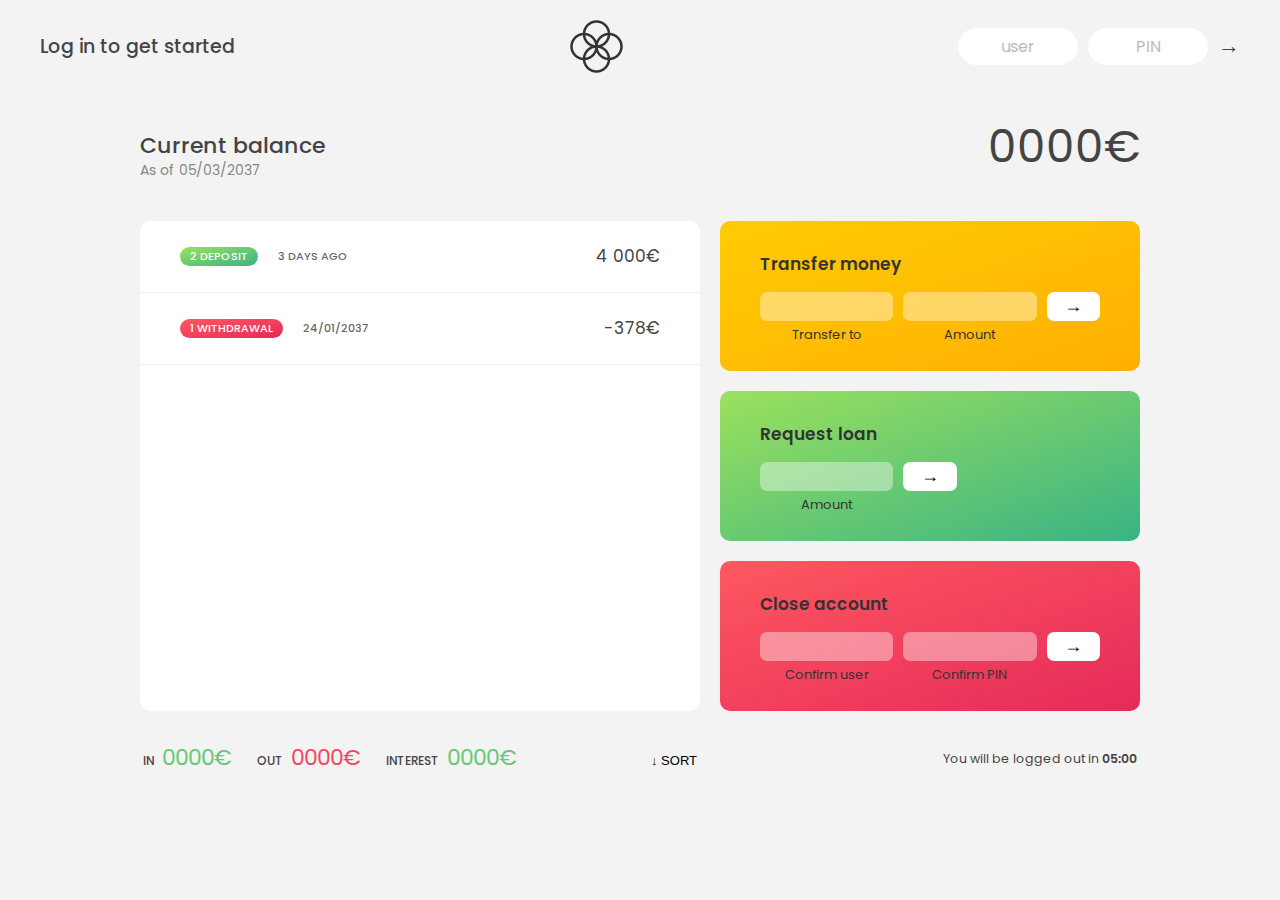
<file: Bankist app/index.html>
<!DOCTYPE html>
<html lang="en">
  <head>
    <meta charset="UTF-8" />
    <meta name="viewport" content="width=device-width, initial-scale=1.0" />
    <meta http-equiv="X-UA-Compatible" content="ie=edge" />
    <link rel="shortcut icon" type="image/png" href="/icon.png" />

    <link
      href="https://fonts.googleapis.com/css?family=Poppins:400,500,600&display=swap"
      rel="stylesheet"
    />

    <link rel="stylesheet" href="style.css" />
    <title>Bankist</title>
  </head>
  <body>
    <!-- TOP NAVIGATION -->
    <nav>
      <p class="welcome">Log in to get started</p>
      <img src="logo.png" alt="Logo" class="logo" />
      <form class="login">
        <input
          type="text"
          placeholder="user"
          class="login__input login__input--user"
        />
        <!-- In practice, use type="password" -->
        <input
          type="text"
          placeholder="PIN"
          maxlength="4"
          class="login__input login__input--pin"
        />
        <button class="login__btn">&rarr;</button>
      </form>
    </nav>

    <main class="app">
      <!-- BALANCE -->
      <div class="balance">
        <div>
          <p class="balance__label">Current balance</p>
          <p class="balance__date">
            As of <span class="date">05/03/2037</span>
          </p>
        </div>
        <p class="balance__value">0000€</p>
      </div>

      <!-- MOVEMENTS -->
      <div class="movements">
        <div class="movements__row">
          <div class="movements__type movements__type--deposit">2 deposit</div>
          <div class="movements__date">3 days ago</div>
          <div class="movements__value">4 000€</div>
        </div>
        <div class="movements__row">
          <div class="movements__type movements__type--withdrawal">
            1 withdrawal
          </div>
          <div class="movements__date">24/01/2037</div>
          <div class="movements__value">-378€</div>
        </div>
      </div>

      <!-- SUMMARY -->
      <div class="summary">
        <p class="summary__label">In</p>
        <p class="summary__value summary__value--in">0000€</p>
        <p class="summary__label">Out</p>
        <p class="summary__value summary__value--out">0000€</p>
        <p class="summary__label">Interest</p>
        <p class="summary__value summary__value--interest">0000€</p>
        <button class="btn--sort">&downarrow; SORT</button>
      </div>

      <!-- OPERATION: TRANSFERS -->
      <div class="operation operation--transfer">
        <h2>Transfer money</h2>
        <form class="form form--transfer">
          <input type="text" class="form__input form__input--to" />
          <input type="number" class="form__input form__input--amount" />
          <button class="form__btn form__btn--transfer">&rarr;</button>
          <label class="form__label">Transfer to</label>
          <label class="form__label">Amount</label>
        </form>
      </div>

      <!-- OPERATION: LOAN -->
      <div class="operation operation--loan">
        <h2>Request loan</h2>
        <form class="form form--loan">
          <input type="number" class="form__input form__input--loan-amount" />
          <button class="form__btn form__btn--loan">&rarr;</button>
          <label class="form__label form__label--loan">Amount</label>
        </form>
      </div>

      <!-- OPERATION: CLOSE -->
      <div class="operation operation--close">
        <h2>Close account</h2>
        <form class="form form--close">
          <input type="text" class="form__input form__input--user" />
          <input
            type="password"
            maxlength="6"
            class="form__input form__input--pin"
          />
          <button class="form__btn form__btn--close">&rarr;</button>
          <label class="form__label">Confirm user</label>
          <label class="form__label">Confirm PIN</label>
        </form>
      </div>

      <!-- LOGOUT TIMER -->
      <p class="logout-timer">
        You will be logged out in <span class="timer">05:00</span>
      </p>
    </main>

    <!-- &copy; by Jonas Schmedtmann.  -->

    <script src="script.js"></script>
  </body>
</html>
</file>
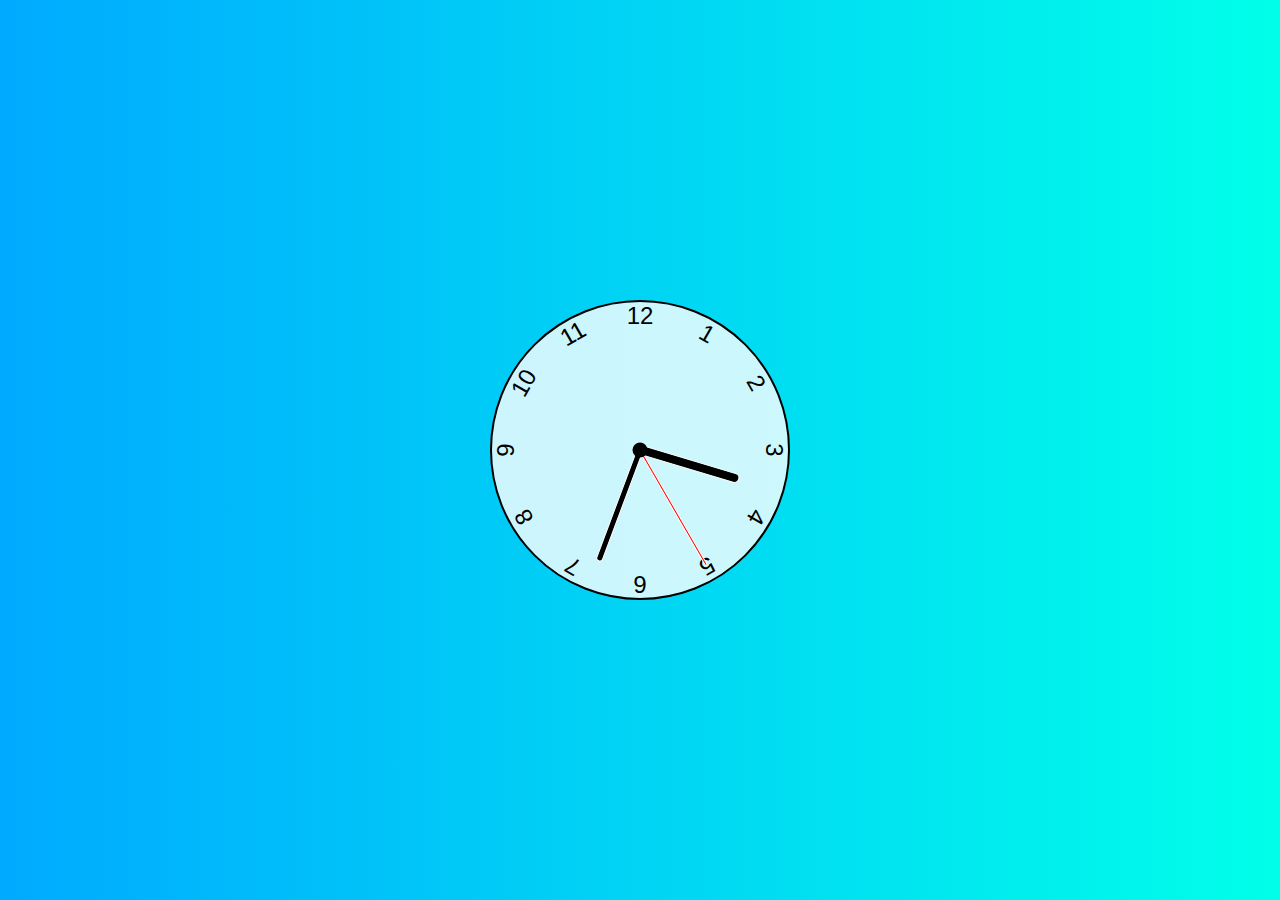
<file: Clock/index.html>
<!DOCTYPE html>
<html lang="en">
<head>
    <meta charset="UTF-8">
    <meta http-equiv="X-UA-Compatible" content="IE=edge">
    <meta name="viewport" content="width=device-width, initial-scale=1.0">
    <link rel="stylesheet" href="style.css">
    <script src="script.js" defer></script>
    <title>Clock</title>
</head>
<body>
    <div class="clock">
        <div class="hand hour" data-hour-hand></div>
        <div class="hand minute" data-minute-hand></div>
        <div class="hand second" data-second-hand></div>
        <div class="number number1">1</div>
        <div class="number number2">2</div>
        <div class="number number3">3</div>
        <div class="number number4">4</div>
        <div class="number number5">5</div>
        <div class="number number6">6</div>
        <div class="number number7">7</div>
        <div class="number number8">8</div>
        <div class="number number9">9</div>
        <div class="number number10">10</div>
        <div class="number number11">11</div>
        <div class="number number12">12</div>
    </div>
</body>
</html>
</file>
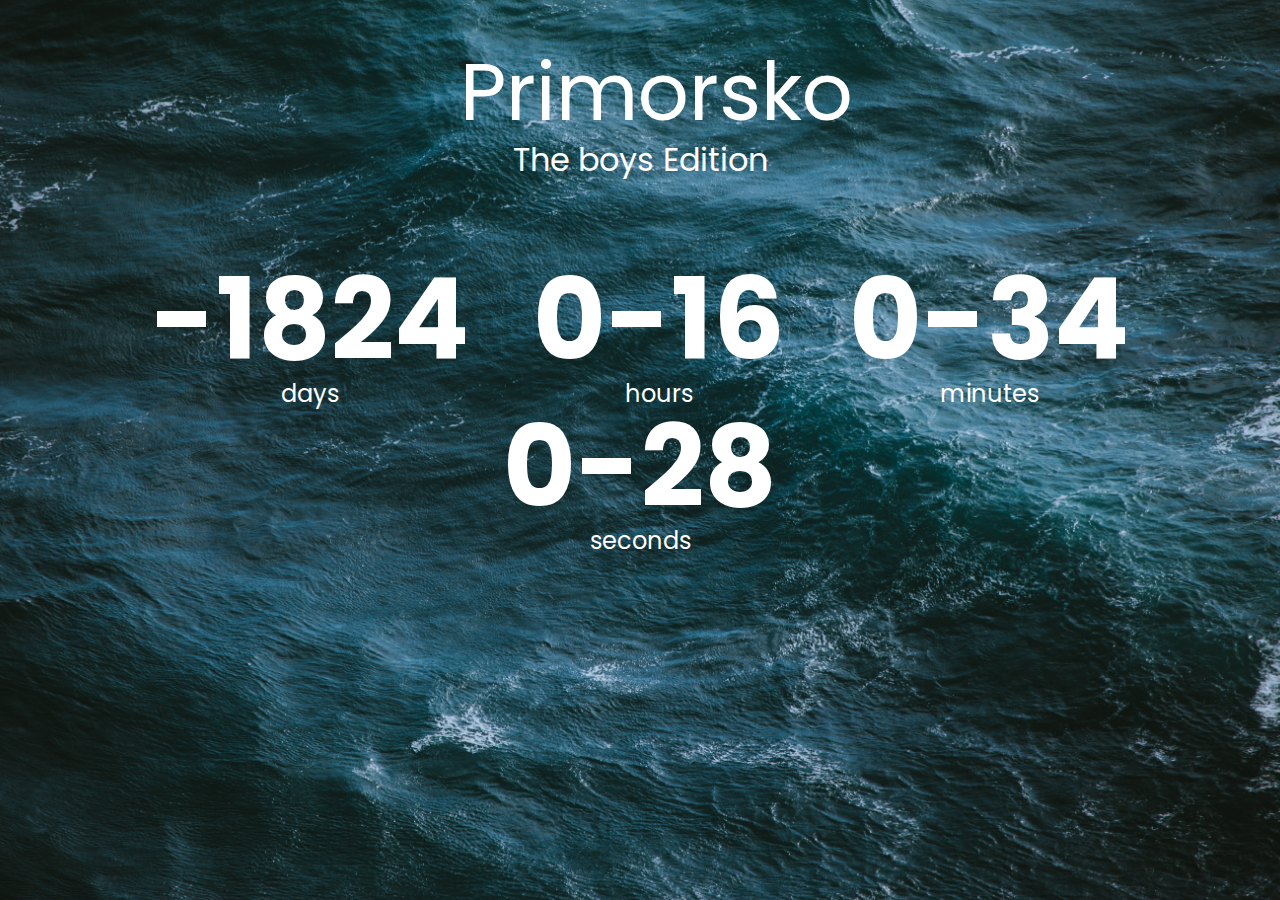
<file: Countdown/index.html>
<!DOCTYPE html>
<html lang="en">
<head>
    <meta charset="UTF-8">
    <meta http-equiv="X-UA-Compatible" content="IE=edge">
    <meta name="viewport" content="width=device-width, initial-scale=1.0">
    <link rel="stylesheet" href="style.css">
    <script src="script.js" defer></script>
    <title>Countdown Timer</title>
</head>
<body>
    <h1 class="tks1">Primorsko</h1>
    <h1 class="tks2">The boys Edition</h1>

    <div class="ctd-container">
        <div class="ctd-el days-c">
            <p class="big-text" id="days">0</p>
            <span>days</span>
        </div>

        <div class="ctd-el hours-c">
            <p class="big-text" id="hours">0</p>
            <span>hours</span>
        </div>

        <div class="ctd-el mins-c">
            <p class="big-text" id="mins">0</p>
            <span>minutes</span>
        </div>

        <div class="ctd-el seconds-c">
            <p class="big-text" id="seconds">0</p>
            <span>seconds</span>
        </div>


    </div>
</body>
</html>
</file>
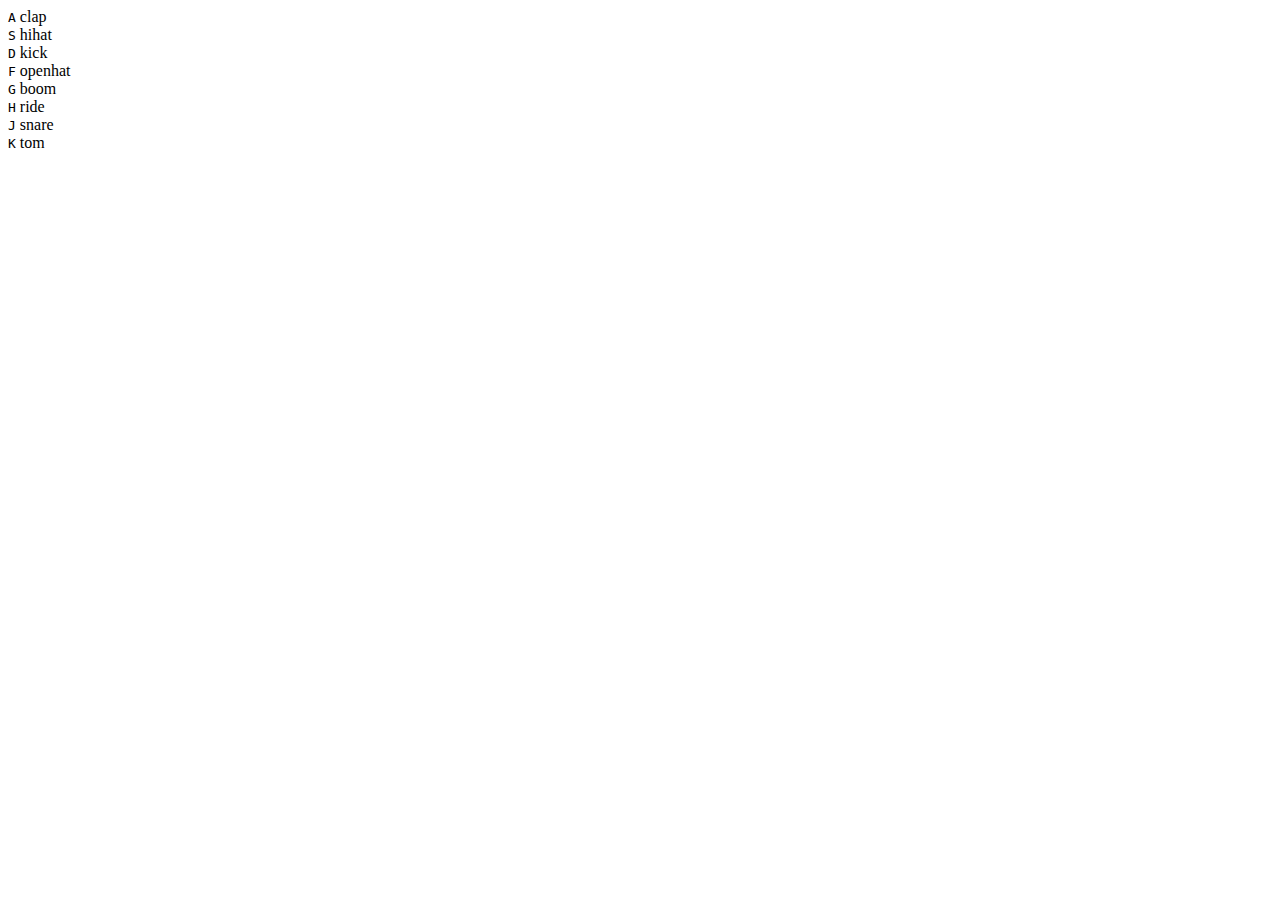
<file: Drum Kit/index.html>
<!DOCTYPE html>
<html lang="en">
<head>
    <meta charset="UTF-8">
    <meta http-equiv="X-UA-Compatible" content="IE=edge">
    <meta name="viewport" content="width=device-width, initial-scale=1.0">
    <script src="script.js" defer></script>

    <title>Drum Kit</title>
</head>
<body>
    
<div class="keys">
    <div data-key="65" class="key">
        <kbd>A</kbd>
        <span class="sound">clap</span>
    </div>
    <div data-key="83" class="key">
        <kbd>S</kbd>
        <span class="sound">hihat</span>
    </div>
    <div data-key="68" class="key">
        <kbd>D</kbd>
        <span class="sound">kick</span>
    </div>
    <div data-key="70" class="key">
        <kbd>F</kbd>
        <span class="sound">openhat</span>
    </div>
    <div data-key="71" class="key">
        <kbd>G</kbd>
        <span class="sound">boom</span>
    </div>
    <div data-key="72" class="key">
        <kbd>H</kbd>
        <span class="sound">ride</span>
    </div>
    <div data-key="74" class="key">
        <kbd>J</kbd>
        <span class="sound">snare</span>
    </div>
    <div data-key="75" class="key">
        <kbd>K</kbd>
        <span class="sound">tom</span>
    </div>
</div>

<audio data-key="65" src="sounds/clap.wav"></audio>
<audio data-key="83" src="sounds/hihat.mp3"></audio>
<audio data-key="68" src="sounds/kick.wav"></audio>
<audio data-key="70" src="sounds/open-hat.wav"></audio>
<audio data-key="71" src="sounds/boom.wav"></audio>
<audio data-key="72" src="sounds/ride.wav"></audio>
<audio data-key="74" src="sounds/snare.wav"></audio>
<audio data-key="75" src="sounds/tom.mp3"></audio>






</body>
</html>
</file>
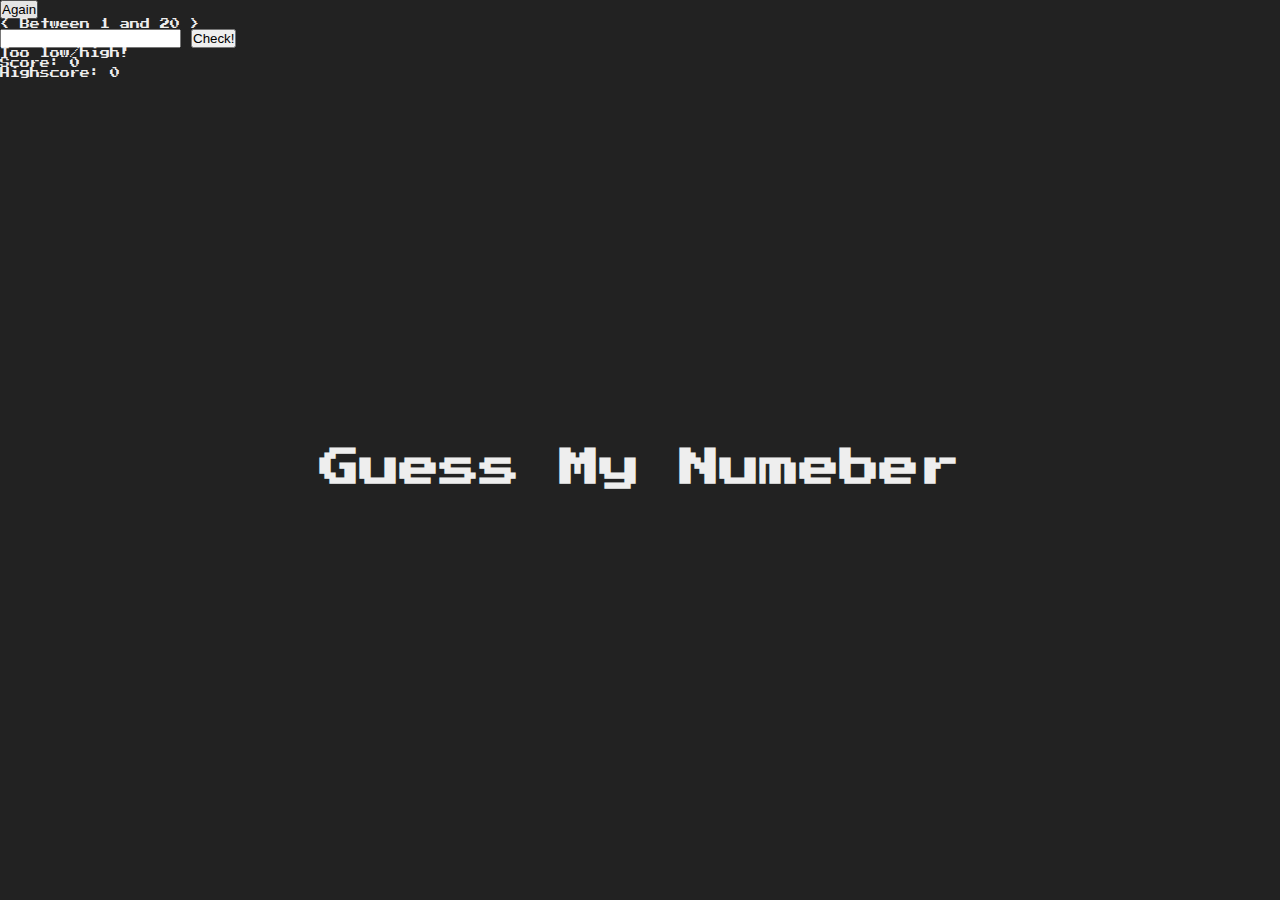
<file: Guess-my-number/index.html>
<!DOCTYPE html>
<html lang="en">
  <head>
    <meta charset="UTF-8" />
    <meta http-equiv="X-UA-Compatible" content="IE=edge" />
    <meta name="viewport" content="width=device-width, initial-scale=1.0" />

    <link rel="stylesheet" href="styles.css" />
    <script src="main.js" defer></script>

    <title>Gues My Number</title>
  </head>
  <body>
    <button>Again</button>
    <p>< Between 1 and 20 ></p>
    <h1>Guess My Numeber</h1>
    <div class="guesser">
      <input type="number" />
      <button>Check!</button>
    </div>
    <div class="answer">
      <p>Too low/high!</p>
      <p>Score: 0</p>
      <p>Highscore: 0</p>
    </div>
  </body>
</html>
</file>
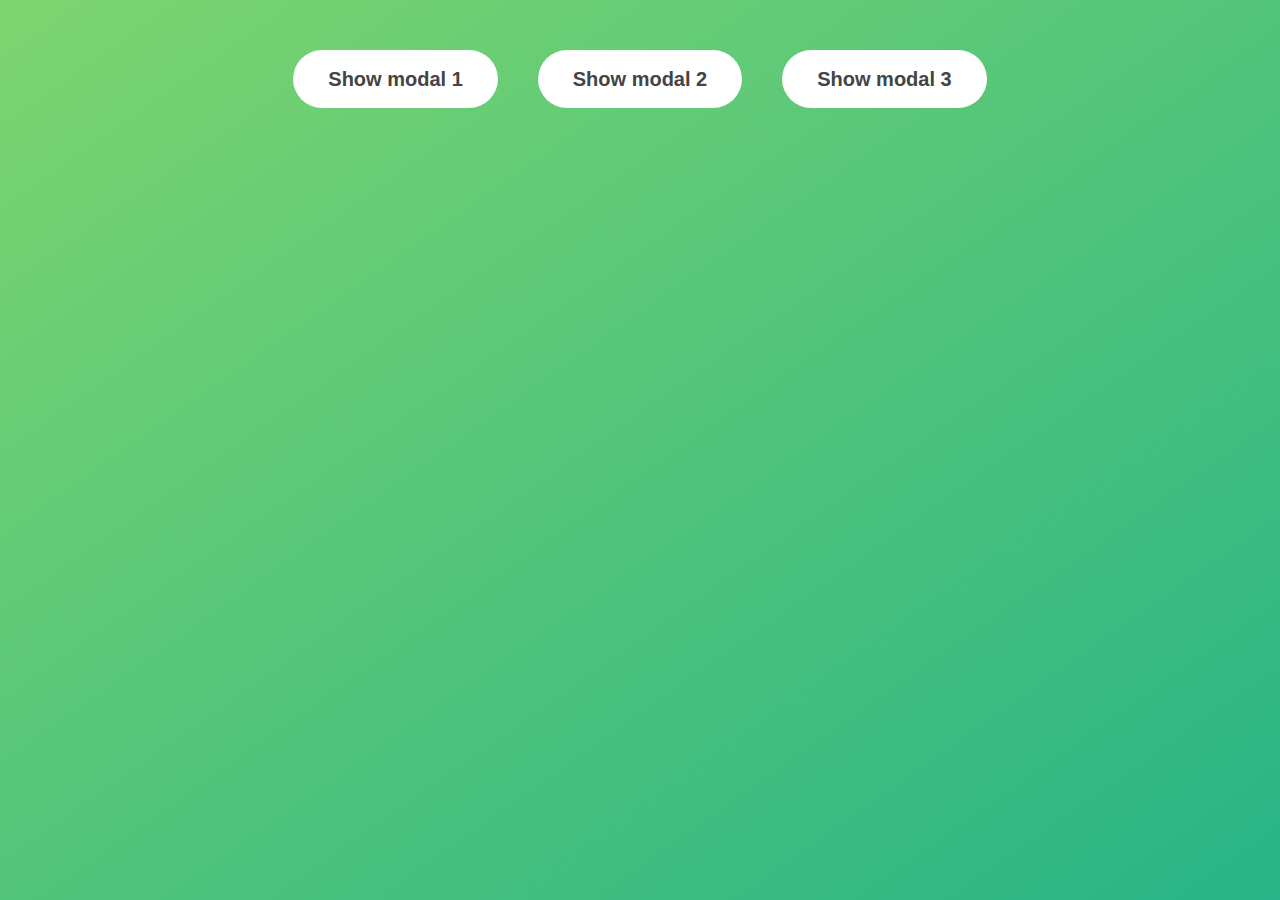
<file: Modal Window/index.html>
<!DOCTYPE html>
<html lang="en">
  <head>
    <meta charset="UTF-8" />
    <meta http-equiv="X-UA-Compatible" content="IE=edge" />
    <meta name="viewport" content="width=device-width, initial-scale=1.0" />

    <link rel="stylesheet" href="styles.css" />
    <script src="main.js" defer></script>

    <title>Modal Window</title>
  </head>
  <body>
    <button class="show-modal">Show modal 1</button>
    <button class="show-modal">Show modal 2</button>
    <button class="show-modal">Show modal 3</button>

    <div class="modal hidden">
      <button class="close-modal">&times;</button>
      <h1>I'm a modal window 😍</h1>
      <p>
        Lorem ipsum dolor sit amet, consectetur adipisicing elit, sed do eiusmod
        tempor incididunt ut labore et dolore magna aliqua. Ut enim ad minim
        veniam, quis nostrud exercitation ullamco laboris nisi ut aliquip ex ea
        commodo consequat. Duis aute irure dolor in reprehenderit in voluptate
        velit esse cillum dolore eu fugiat nulla pariatur. Excepteur sint
        occaecat cupidatat non proident, sunt in culpa qui officia deserunt
        mollit anim id est laborum.
      </p>
    </div>
    <div class="overlay hidden"></div>
  </body>
</html>
</file>
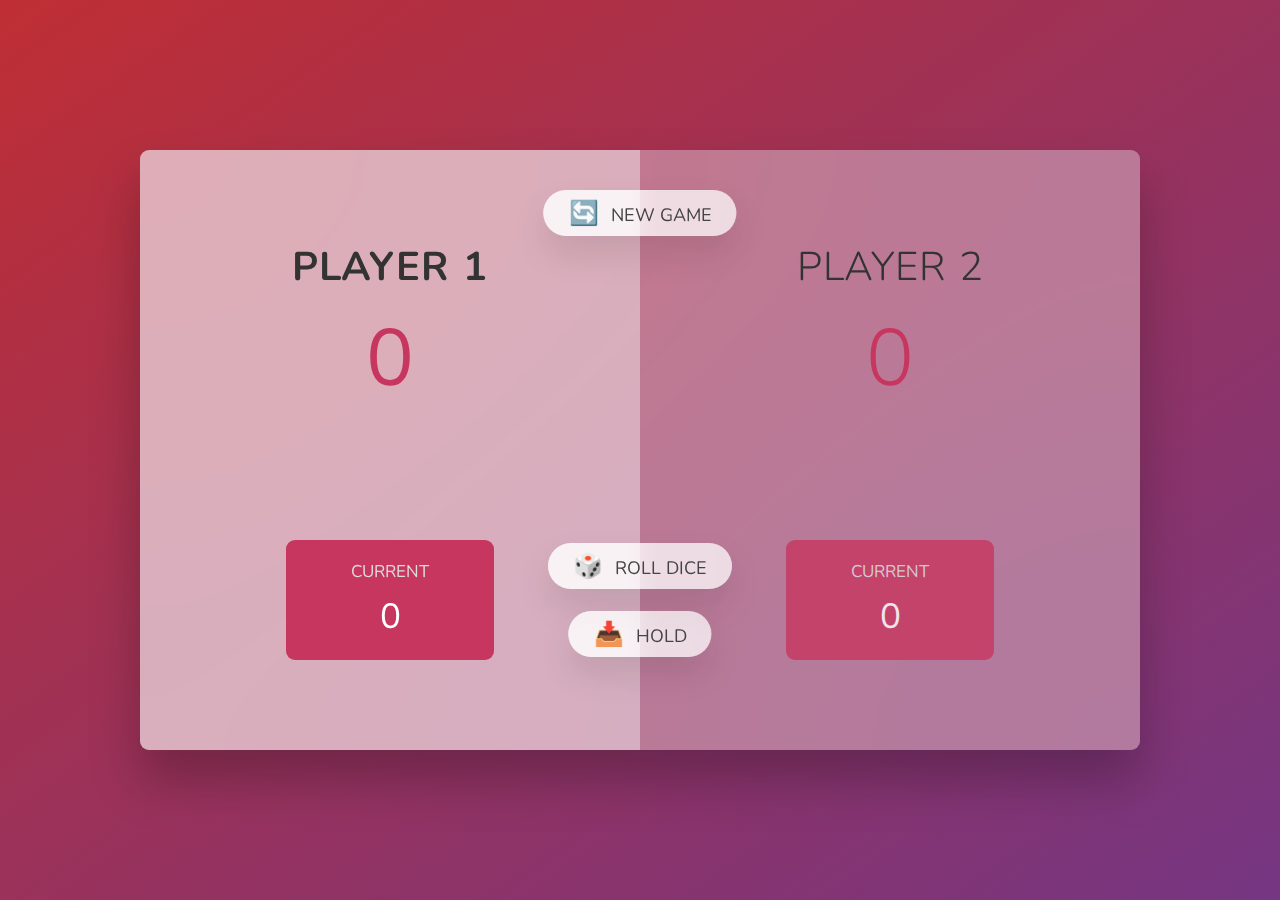
<file: Pig Game/index.html>
<!DOCTYPE html>
<html lang="en">
  <head>
    <meta charset="UTF-8" />
    <meta name="viewport" content="width=device-width, initial-scale=1.0" />
    <meta http-equiv="X-UA-Compatible" content="ie=edge" />

    <link rel="stylesheet" href="style.css" />
    <script src="main.js" defer></script>

    <title>Pig Game</title>
  </head>
  <body>
    <main>
      <section class="player player--0 player--active">
        <h2 class="name" id="name--0">Player 1</h2>
        <p class="score" id="score--0">43</p>
        <div class="current">
          <p class="current-label">Current</p>
          <p class="current-score" id="current--0">0</p>
        </div>
      </section>
      <section class="player player--1">
        <h2 class="name" id="name--1">Player 2</h2>
        <p class="score" id="score--1">24</p>
        <div class="current">
          <p class="current-label">Current</p>
          <p class="current-score" id="current--1">0</p>
        </div>
      </section>

      <img src="dice-5.png" alt="Playing dice" class="dice" />
      <button class="btn btn--new">🔄 New game</button>
      <button class="btn btn--roll">🎲 Roll dice</button>
      <button class="btn btn--hold">📥 Hold</button>
    </main>
  </body>
</html>
</file>
<file: Bankist app/style.css>
/*
 * Use this CSS to learn some intersting techniques,
 * in case you're wondering how I built the UI.
 * Have fun! 😁
 */

* {
  margin: 0;
  padding: 0;
  box-sizing: inherit;
}

html {
  font-size: 62.5%;
  box-sizing: border-box;
}

body {
  font-family: 'Poppins', sans-serif;
  color: #444;
  background-color: #f3f3f3;
  height: 100vh;
  padding: 2rem;
}

nav {
  display: flex;
  justify-content: space-between;
  align-items: center;
  padding: 0 2rem;
}

.welcome {
  font-size: 1.9rem;
  font-weight: 500;
}

.logo {
  height: 5.25rem;
}

.login {
  display: flex;
}

.login__input {
  border: none;
  padding: 0.5rem 2rem;
  font-size: 1.6rem;
  font-family: inherit;
  text-align: center;
  width: 12rem;
  border-radius: 10rem;
  margin-right: 1rem;
  color: inherit;
  border: 1px solid #fff;
  transition: all 0.3s;
}

.login__input:focus {
  outline: none;
  border: 1px solid #ccc;
}

.login__input::placeholder {
  color: #bbb;
}

.login__btn {
  border: none;
  background: none;
  font-size: 2.2rem;
  color: inherit;
  cursor: pointer;
  transition: all 0.3s;
}

.login__btn:hover,
.login__btn:focus,
.btn--sort:hover,
.btn--sort:focus {
  outline: none;
  color: #777;
}

/* MAIN */
.app {
  position: relative;
  max-width: 100rem;
  margin: 4rem auto;
  display: grid;
  grid-template-columns: 4fr 3fr;
  grid-template-rows: auto repeat(3, 15rem) auto;
  gap: 2rem;

  /* NOTE This creates the fade in/out anumation */
  /* opacity: 0; */
  transition: all 1s;
}

.balance {
  grid-column: 1 / span 2;
  display: flex;
  align-items: flex-end;
  justify-content: space-between;
  margin-bottom: 2rem;
}

.balance__label {
  font-size: 2.2rem;
  font-weight: 500;
  margin-bottom: -0.2rem;
}

.balance__date {
  font-size: 1.4rem;
  color: #888;
}

.balance__value {
  font-size: 4.5rem;
  font-weight: 400;
}

/* MOVEMENTS */
.movements {
  grid-row: 2 / span 3;
  background-color: #fff;
  border-radius: 1rem;
  overflow: scroll;
}

.movements__row {
  padding: 2.25rem 4rem;
  display: flex;
  align-items: center;
  border-bottom: 1px solid #eee;
}

.movements__type {
  font-size: 1.1rem;
  text-transform: uppercase;
  font-weight: 500;
  color: #fff;
  padding: 0.1rem 1rem;
  border-radius: 10rem;
  margin-right: 2rem;
}

.movements__date {
  font-size: 1.1rem;
  text-transform: uppercase;
  font-weight: 500;
  color: #666;
}

.movements__type--deposit {
  background-image: linear-gradient(to top left, #39b385, #9be15d);
}

.movements__type--withdrawal {
  background-image: linear-gradient(to top left, #e52a5a, #ff585f);
}

.movements__value {
  font-size: 1.7rem;
  margin-left: auto;
}

/* SUMMARY */
.summary {
  grid-row: 5 / 6;
  display: flex;
  align-items: baseline;
  padding: 0 0.3rem;
  margin-top: 1rem;
}

.summary__label {
  font-size: 1.2rem;
  font-weight: 500;
  text-transform: uppercase;
  margin-right: 0.8rem;
}

.summary__value {
  font-size: 2.2rem;
  margin-right: 2.5rem;
}

.summary__value--in,
.summary__value--interest {
  color: #66c873;
}

.summary__value--out {
  color: #f5465d;
}

.btn--sort {
  margin-left: auto;
  border: none;
  background: none;
  font-size: 1.3rem;
  font-weight: 500;
  cursor: pointer;
}

/* OPERATIONS */
.operation {
  border-radius: 1rem;
  padding: 3rem 4rem;
  color: #333;
}

.operation--transfer {
  background-image: linear-gradient(to top left, #ffb003, #ffcb03);
}

.operation--loan {
  background-image: linear-gradient(to top left, #39b385, #9be15d);
}

.operation--close {
  background-image: linear-gradient(to top left, #e52a5a, #ff585f);
}

h2 {
  margin-bottom: 1.5rem;
  font-size: 1.7rem;
  font-weight: 600;
  color: #333;
}

.form {
  display: grid;
  grid-template-columns: 2.5fr 2.5fr 1fr;
  grid-template-rows: auto auto;
  gap: 0.4rem 1rem;
}

/* Exceptions for interst */
.form.form--loan {
  grid-template-columns: 2.5fr 1fr 2.5fr;
}
.form__label--loan {
  grid-row: 2;
}
/* End exceptions */

.form__input {
  width: 100%;
  border: none;
  background-color: rgba(255, 255, 255, 0.4);
  font-family: inherit;
  font-size: 1.5rem;
  text-align: center;
  color: #333;
  padding: 0.3rem 1rem;
  border-radius: 0.7rem;
  transition: all 0.3s;
}

.form__input:focus {
  outline: none;
  background-color: rgba(255, 255, 255, 0.6);
}

.form__label {
  font-size: 1.3rem;
  text-align: center;
}

.form__btn {
  border: none;
  border-radius: 0.7rem;
  font-size: 1.8rem;
  background-color: #fff;
  cursor: pointer;
  transition: all 0.3s;
}

.form__btn:focus {
  outline: none;
  background-color: rgba(255, 255, 255, 0.8);
}

.logout-timer {
  padding: 0 0.3rem;
  margin-top: 1.9rem;
  text-align: right;
  font-size: 1.25rem;
}

.timer {
  font-weight: 600;
}
</file>
<file: Clock/style.css>
*, *::after, *::before {
    box-sizing: border-box;
    margin: 0;
    padding: 0;
    font-family: Gotham Rounded, sans-serif;
}

body {
    background: linear-gradient(to right, hsl(200, 100%, 50%),
    hsl(175, 100%, 50%));
    display: flex;
    justify-content: center;
    align-items: center;
    min-height: 100vh;
    overflow: hidden;
}

.clock {
    width: 300px;
    height: 300px;
    background-color: rgba(255,255,255, .8);
    border-radius: 50%;
    border: 2px solid black;
    position: relative;
}

.clock .number {
    --rotation: 0;
    position: absolute;
    width: 100%;
    height: 100%;
    text-align: center;
    transform: rotate(var(--rotation));
    font-size: 1.5rem;
}

.clock .number1  {--rotation:30deg;}
.clock .number2  {--rotation:60deg;}
.clock .number3  {--rotation:90deg;}
.clock .number4  {--rotation:120deg;}
.clock .number5  {--rotation:150deg;}
.clock .number6  {--rotation:180deg;}
.clock .number7  {--rotation:210deg;}
.clock .number8  {--rotation:240deg;}
.clock .number9  {--rotation:270deg;}
.clock .number10 {--rotation:300deg;}
.clock .number11 {--rotation:330deg;}

.clock .hand {
    --rotation: 0;
    position: absolute;
    bottom: 50%;
    left: 50%;
    background-color: black;
    border: 1px solid white;
    border-top-left-radius: 10px;
    border-top-right-radius: 10px;
    transform-origin: bottom;
    z-index: 10;
    transform: translateX(-50%) rotate(calc(var(--rotation) * 1deg));
}

.clock::after {
    content: '';
    position: absolute;
    background-color: black;
    z-index: 11;
    width: 15px;
    height: 15px;
    top: 50%;
    left: 50%;
    transform: translate(-50%, -50%);
    border-radius: 50%;
}

.clock .hand.second {
    width: 3px;
    height: 45%;
    background-color: red;
}
.clock .hand.minute {
    width: 7px;
    height: 40%;
    background-color: black;
}
.clock .hand.hour {
    width: 10px;
    height: 35%;
    background-color: black;
}
</file>
<file: Countdown/style.css>
@import url('https://fonts.googleapis.com/css2?family=Poppins:ital,wght@1,200&display=swap');

* {
    box-sizing: border-box;
}

body {
    margin: 0;
    padding: 0;
    font-family: "Poppins", sans-serif;
    background-image: url("/Countdown/images/sea.jpg");
    background-size: cover;
    background-position: center center;
    display: flex;
    flex-direction: column;
    align-items: center;
    min-height: 100vh;

    color: white;
}

.tks1 {
    font-weight: normal;
    font-size: 5rem;
    margin-top: 2rem;
    margin-bottom: 0;
    margin-left: 2rem;
}

.tks2 {
    font-weight: normal;
    font-size: 2rem;
    margin-top: -1rem;
    margin-bottom: 5rem;
}

.ctd-container {
    display: flex;
    flex-wrap: wrap;
    justify-content: center;
}

.big-text {
    font-weight: bold;
    font-size: 7rem;
    line-height: 1;
    margin: 0 2rem;
}

.ctd-el {
    text-align: center;
}

.ctd-el span {
    font-size: 1.5rem;
}
</file>
<file: Guess-my-number/styles.css>
@import url('https://fonts.googleapis.com/css?family=Press+Start+2P&display=swap');

* {
  margin: 0;
  padding: 0;
  box-sizing: inherit;
}

html {
  font-size: 62.5%;
  box-sizing: border-box;
}

body {
  font-family: 'Press Start 2P', sans-serif;
  color: #eee;
  background-color: #222;
  /* background-color: #60b347; */
}

/* LAYOUT */
header {
  position: relative;
  height: 35vh;
  border-bottom: 7px solid #eee;
}

main {
  height: 65vh;
  color: #eee;
  display: flex;
  align-items: center;
  justify-content: space-around;
}

.left {
  width: 52rem;
  display: flex;
  flex-direction: column;
  align-items: center;
}

.right {
  width: 52rem;
  font-size: 2rem;
}

/* ELEMENTS STYLE */
h1 {
  font-size: 4rem;
  text-align: center;
  position: absolute;
  width: 100%;
  top: 52%;
  left: 50%;
  transform: translate(-50%, -50%);
}

.number {
  background: #eee;
  color: #333;
  font-size: 6rem;
  width: 15rem;
  padding: 3rem 0rem;
  text-align: center;
  position: absolute;
  bottom: 0;
  left: 50%;
  transform: translate(-50%, 50%);
}

.between {
  font-size: 1.4rem;
  position: absolute;
  top: 2rem;
  right: 2rem;
}

.again {
  position: absolute;
  top: 2rem;
  left: 2rem;
}

.guess {
  background: none;
  border: 4px solid #eee;
  font-family: inherit;
  color: inherit;
  font-size: 5rem;
  padding: 2.5rem;
  width: 25rem;
  text-align: center;
  display: block;
  margin-bottom: 3rem;
}

.btn {
  border: none;
  background-color: #eee;
  color: #222;
  font-size: 2rem;
  font-family: inherit;
  padding: 2rem 3rem;
  cursor: pointer;
}

.btn:hover {
  background-color: #ccc;
}

.message {
  margin-bottom: 8rem;
  height: 3rem;
}

.label-score {
  margin-bottom: 2rem;
}
</file>
<file: Modal Window/styles.css>
* {
  margin: 0;
  padding: 0;
  box-sizing: inherit;
}

html {
  font-size: 62.5%;
  box-sizing: border-box;
}

body {
  font-family: sans-serif;
  color: #333;
  line-height: 1.5;
  height: 100vh;
  position: relative;
  display: flex;
  align-items: flex-start;
  justify-content: center;
  background: linear-gradient(to top left, #28b487, #7dd56f);
}

.show-modal {
  font-size: 2rem;
  font-weight: 600;
  padding: 1.75rem 3.5rem;
  margin: 5rem 2rem;
  border: none;
  background-color: #fff;
  color: #444;
  border-radius: 10rem;
  cursor: pointer;
}

.close-modal {
  position: absolute;
  top: 1.2rem;
  right: 2rem;
  font-size: 5rem;
  color: #333;
  cursor: pointer;
  border: none;
  background: none;
}

h1 {
  font-size: 2.5rem;
  margin-bottom: 2rem;
}

p {
  font-size: 1.8rem;
}

/* -------------------------- */
/* CLASSES TO MAKE MODAL WORK */
.hidden {
  display: none;
}

.modal {
  position: absolute;
  top: 50%;
  left: 50%;
  transform: translate(-50%, -50%);
  width: 70%;

  background-color: white;
  padding: 6rem;
  border-radius: 5px;
  box-shadow: 0 3rem 5rem rgba(0, 0, 0, 0.3);
  z-index: 10;
}

.overlay {
  position: absolute;
  top: 0;
  left: 0;
  width: 100%;
  height: 100%;
  background-color: rgba(0, 0, 0, 0.6);
  backdrop-filter: blur(3px);
  z-index: 5;
}
</file>
<file: Pig Game/style.css>
@import url('https://fonts.googleapis.com/css2?family=Nunito&display=swap');

* {
  margin: 0;
  padding: 0;
  box-sizing: inherit;
}

html {
  font-size: 62.5%;
  box-sizing: border-box;
}

body {
  font-family: 'Nunito', sans-serif;
  font-weight: 400;
  height: 100vh;
  color: #333;
  background-image: linear-gradient(to top left, #753682 0%, #bf2e34 100%);
  display: flex;
  align-items: center;
  justify-content: center;
}

/* LAYOUT */
main {
  position: relative;
  width: 100rem;
  height: 60rem;
  background-color: rgba(255, 255, 255, 0.35);
  backdrop-filter: blur(200px);
  filter: blur();
  box-shadow: 0 3rem 5rem rgba(0, 0, 0, 0.25);
  border-radius: 9px;
  overflow: hidden;
  display: flex;
}

.player {
  flex: 50%;
  padding: 9rem;
  display: flex;
  flex-direction: column;
  align-items: center;
  transition: all 0.75s;
}

/* ELEMENTS */
.name {
  position: relative;
  font-size: 4rem;
  text-transform: uppercase;
  letter-spacing: 1px;
  word-spacing: 2px;
  font-weight: 300;
  margin-bottom: 1rem;
}

.score {
  font-size: 8rem;
  font-weight: 300;
  color: #c7365f;
  margin-bottom: auto;
}

.player--active {
  background-color: rgba(255, 255, 255, 0.4);
}
.player--active .name {
  font-weight: 700;
}
.player--active .score {
  font-weight: 400;
}

.player--active .current {
  opacity: 1;
}

.current {
  background-color: #c7365f;
  opacity: 0.8;
  border-radius: 9px;
  color: #fff;
  width: 65%;
  padding: 2rem;
  text-align: center;
  transition: all 0.75s;
}

.current-label {
  text-transform: uppercase;
  margin-bottom: 1rem;
  font-size: 1.7rem;
  color: #ddd;
}

.current-score {
  font-size: 3.5rem;
}

/* ABSOLUTE POSITIONED ELEMENTS */
.btn {
  position: absolute;
  left: 50%;
  transform: translateX(-50%);
  color: #444;
  background: none;
  border: none;
  font-family: inherit;
  font-size: 1.8rem;
  text-transform: uppercase;
  cursor: pointer;
  font-weight: 400;
  transition: all 0.2s;

  background-color: white;
  background-color: rgba(255, 255, 255, 0.6);
  backdrop-filter: blur(10px);

  padding: 0.7rem 2.5rem;
  border-radius: 50rem;
  box-shadow: 0 1.75rem 3.5rem rgba(0, 0, 0, 0.1);
}

.btn::first-letter {
  font-size: 2.4rem;
  display: inline-block;
  margin-right: 0.7rem;
}

.btn--new {
  top: 4rem;
}
.btn--roll {
  top: 39.3rem;
}
.btn--hold {
  top: 46.1rem;
}

.btn:active {
  transform: translate(-50%, 3px);
  box-shadow: 0 1rem 2rem rgba(0, 0, 0, 0.15);
}

.btn:focus {
  outline: none;
}

.dice {
  position: absolute;
  left: 50%;
  top: 16.5rem;
  transform: translateX(-50%);
  height: 10rem;
  box-shadow: 0 2rem 5rem rgba(0, 0, 0, 0.2);
}

.player--winner {
  background-color: #2f2f2f;
}

.player--winner .name {
  font-weight: 700;
  color: #c7365f;
}

.hidden {
  display: none;
}
</file>
